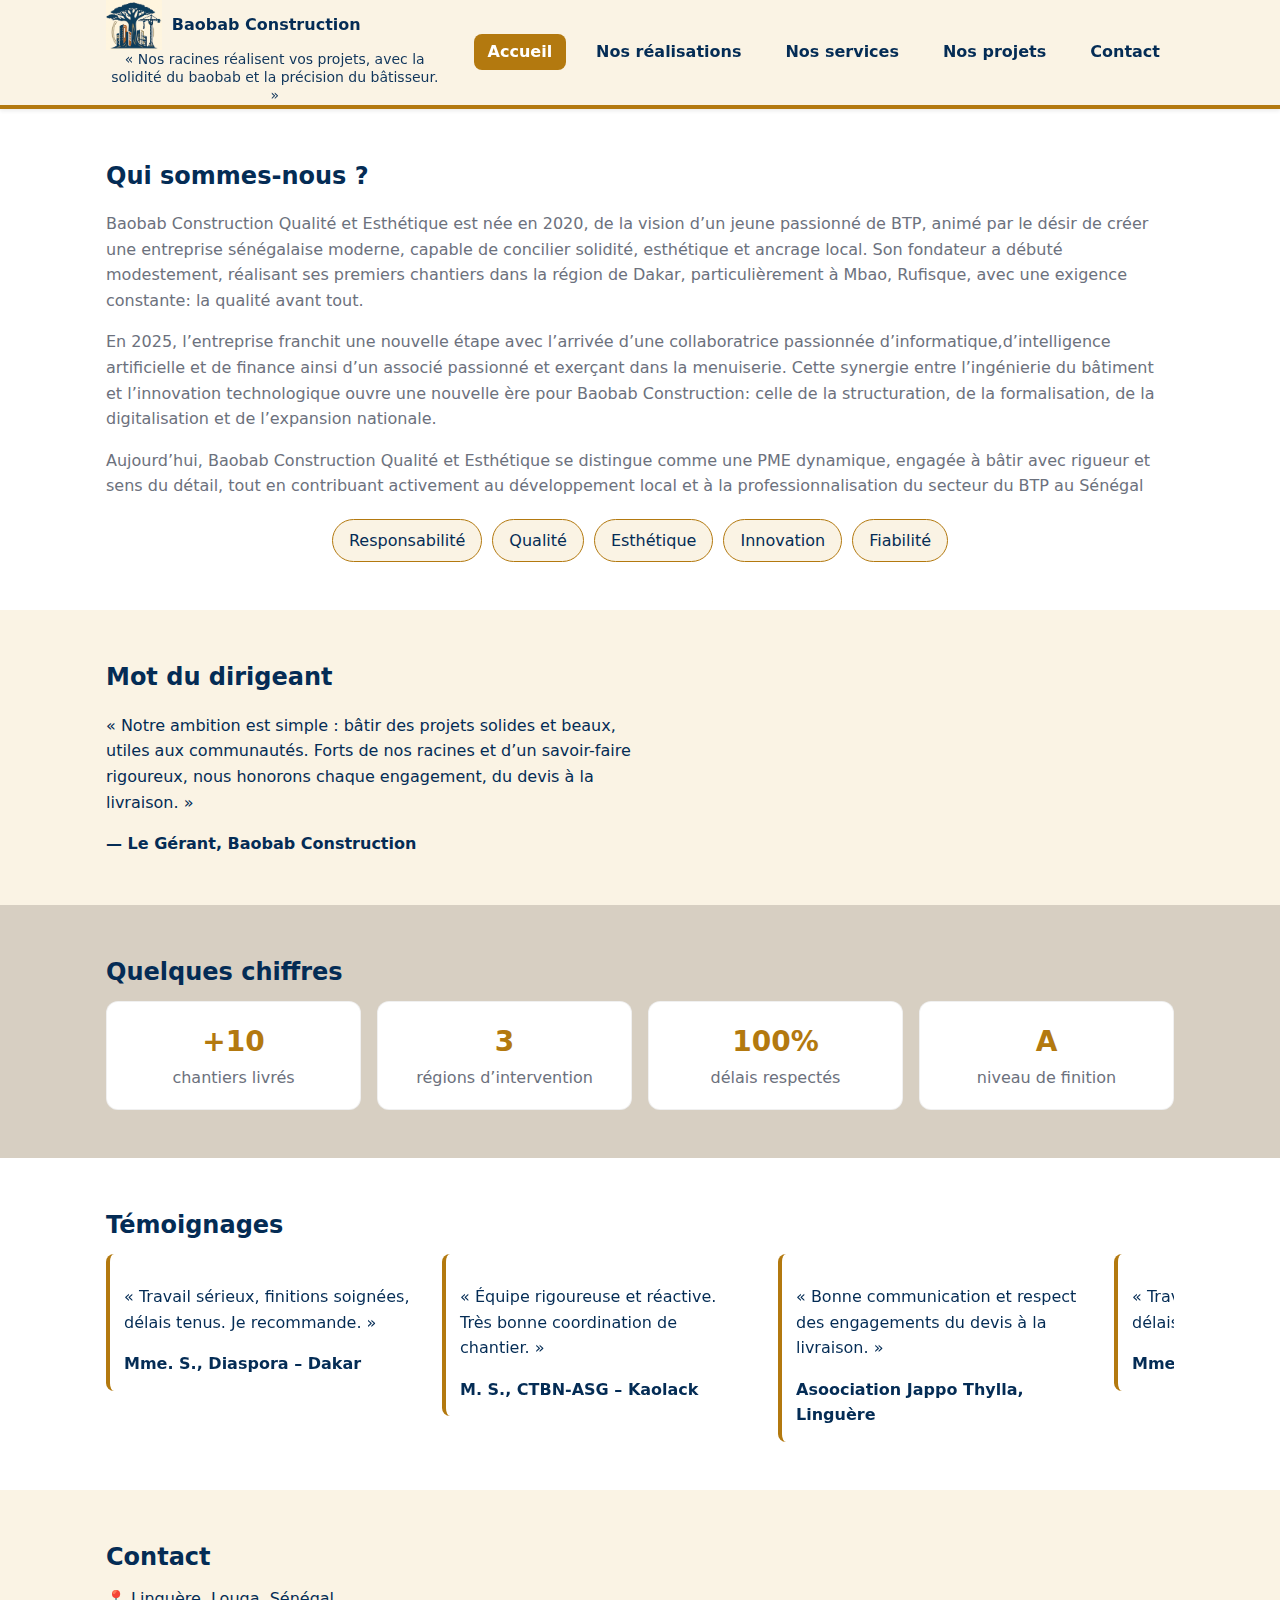
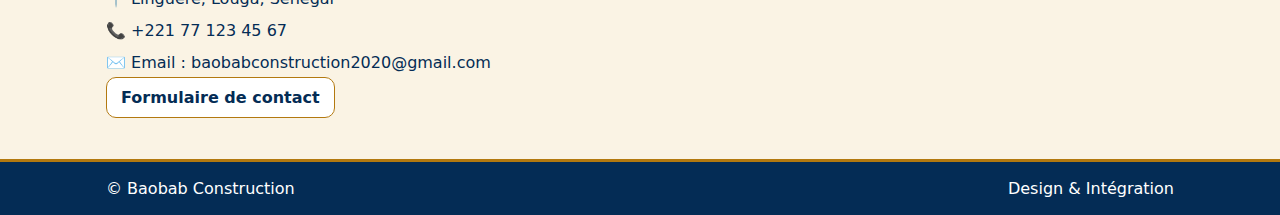
<file: index.html>
<!DOCTYPE html>
<html lang="fr">
<head>
  <meta charset="UTF-8" />
  <meta name="viewport" content="width=device-width, initial-scale=1.0"/>
  <title>Baobab Construction – Qualité & Esthétique</title>
  <meta name="description" content="Entreprise BTP basée à Linguère (Louga). Construction, réhabilitation, plans, devis, suivi de chantiers.">
  <link rel="stylesheet" href="assets/css/style.css"/>
  <link rel="stylesheet" href="assets/css/header.css">
<link rel="stylesheet" href="assets/css/footer.css">

</head>
<body>
    <!-- Header injecté -->
    <div id="app-header"></div>
    <main class="main">
      <!-- Présentation société -->
      <section class="section alt">
        <div class="container">
          <h2>Qui sommes-nous ?</h2>
          <p class="lead">Baobab Construction Qualité et Esthétique est née en 2020, de la vision d’un jeune passionné de BTP, 
            animé par le désir de créer une entreprise sénégalaise moderne, capable de concilier solidité, esthétique et ancrage local.
            Son fondateur a débuté modestement, réalisant ses premiers chantiers dans la région de Dakar, particulièrement à Mbao, 
            Rufisque, avec une exigence constante: la qualité avant tout.</p>
          <p class="lead">En 2025, l’entreprise franchit une nouvelle étape avec l’arrivée d’une collaboratrice passionnée 
            d’informatique,d’intelligence artificielle et de finance ainsi d’un associé passionné et exerçant dans la menuiserie.
            Cette synergie entre l’ingénierie du bâtiment et l’innovation technologique ouvre une nouvelle ère pour Baobab Construction:
            celle de la structuration, de la formalisation, de la digitalisation et de l’expansion nationale.</p>
          <p class="lead">Aujourd’hui, Baobab Construction Qualité et Esthétique se distingue comme une PME dynamique, engagée à bâtir
            avec rigueur et sens du détail, tout en contribuant activement au développement local et à la professionnalisation du 
            secteur du BTP au Sénégal</p>
        </div>
        <div class="valeurs">
              <a class="btn">Responsabilité</a>
              <a class="btn">Qualité</a>
              <a class="btn">Esthétique</a>
              <a class="btn">Innovation</a>
              <a class="btn">Fiabilité</a>
        </div>
      </section>

      <!-- Mot du dirigeant -->
      <section class="section">
        <div class="container grid cols-2">
          <div class="word_lead">
            <h2>Mot du dirigeant</h2>
            <p>« Notre ambition est simple : bâtir des projets solides et beaux, utiles aux communautés. 
              Forts de nos racines et d’un savoir-faire rigoureux, nous honorons chaque engagement, du devis à la livraison. »</p>
            <p class="m0"><strong>— Le Gérant, Baobab Construction</strong></p>
          </div>
        </div>
      </section>

      <!-- Statistiques -->
      <section class="section neutral">
        <div class="container">
          <h2>Quelques chiffres</h2>
          <div class="stats">
            <div class="stat"><div class="v">+10</div><div class="k">chantiers livrés</div></div>
            <div class="stat"><div class="v">3</div><div class="k">régions d’intervention</div></div>
            <div class="stat"><div class="v">100%</div><div class="k">délais respectés</div></div>
            <div class="stat"><div class="v">A</div><div class="k">niveau de finition</div></div>
          </div>
        </div>
      </section>

      <!-- Témoignages -->
    <section class="section alt">
      <div class="container">
        <h2>Témoignages</h2>

        <div class="testi-marquee" aria-label="Témoignages défilants">
          <div class="testi-track" id="testiTrack">
            <div class="testi-item">
              <div class="quote">
                <p>« Travail sérieux, finitions soignées, délais tenus. Je recommande. »</p>
                <div class="name">Mme. S., Diaspora – Dakar</div>
              </div>
            </div>

            <div class="testi-item">
              <div class="quote">
                <p>« Équipe rigoureuse et réactive. Très bonne coordination de chantier. »</p>
                <div class="name">M. S., CTBN-ASG – Kaolack</div>
              </div>
            </div>

            <div class="testi-item">
              <div class="quote">
                <p>« Bonne communication et respect des engagements du devis à la livraison. »</p>
                <div class="name">Asoociation Jappo Thylla, Linguère</div>
              </div>
            </div>
            <div class="testi-item">
              <div class="quote">
                <p>« Travail sérieux, finitions soignées, délais tenus. Je recommande. »</p>
                <div class="name">Mme. S., Diaspora – Dakar</div>
              </div>
            </div>

            <div class="testi-item">
              <div class="quote">
                <p>« Équipe rigoureuse et réactive. Très bonne coordination de chantier. »</p>
                <div class="name">M. S., CTBN-ASG – Kaolack</div>
              </div>
            </div>

            <div class="testi-item">
              <div class="quote">
                <p>« Bonne communication et respect des engagements du devis à la livraison. »</p>
                <div class="name">Asoociation Jappo Thylla, Linguère</div>
              </div>
            </div>
          </div>
        </div>
      </div>
    </section>


      <!-- Contact court -->
      <section class="section">
        <div class="container">
          <h2>Contact</h2>
          <ul class="list">
            <li>📍 Linguère, Louga, Sénégal</li>
            <li>📞 +221 77 123 45 67</li>
            <li>✉️ Email : baobabconstruction2020@gmail.com</li>
          </ul>
          <div class="actions" style="margin-top:10px">
            <a class="btn" href="contact.html">Formulaire de contact</a>
          </div>
        </div>
      </section>
    </main>

   <!-- Footer injecté -->
<div id="app-footer"></div>

<script src="assets/js/main.js"></script>
<script src="assets/js/header.js"></script>
<script src="assets/js/inject.js"></script>
<script>

</script>
</body>
</html>
</file>
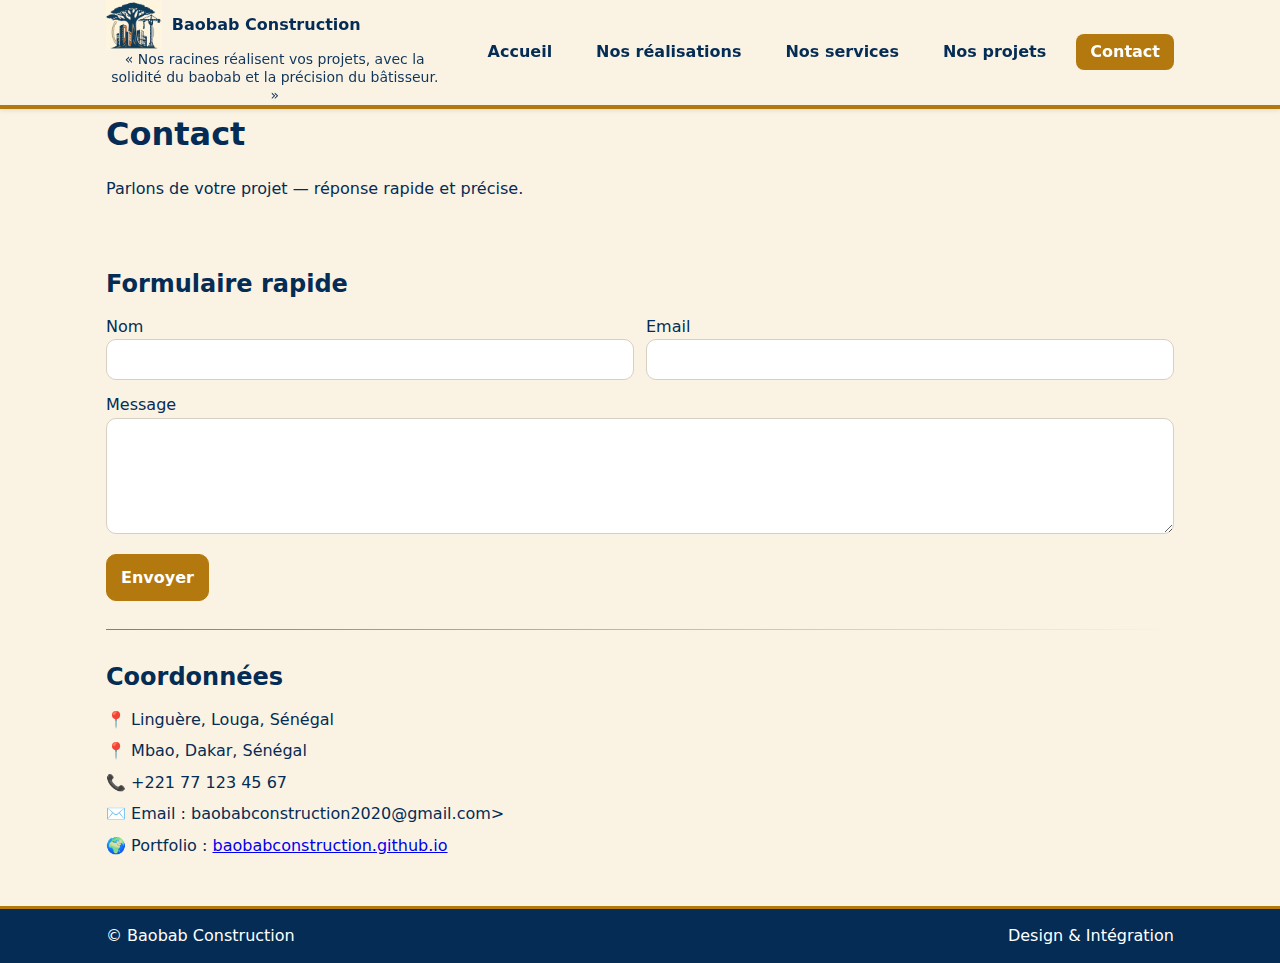
<file: contact.html>
<!DOCTYPE html>
<html lang="fr">
<head>
  <meta charset="UTF-8" />
  <meta name="viewport" content="width=device-width, initial-scale=1.0"/>
  <title>Contact – Baobab Construction</title>
  <link rel="stylesheet" href="assets/css/style.css"/>
  <link rel="stylesheet" href="assets/css/header.css">
  <link rel="stylesheet" href="assets/css/footer.css">

</head>
<body>
  <!-- Header injecté -->
  <div id="app-header"></div>
  <section class="hero"><div class="container"><h1 class="m0">Contact</h1><p>Parlons de votre projet — réponse rapide et précise.</p></div></section>

  <main>
    <section class="section">
      <div class="container">
        <h2>Formulaire rapide</h2>
        <form method="post" action="#">
          <div class="row">
            <div><label>Nom<br><input type="text" name="name"></label></div>
            <div><label>Email<br><input type="email" name="email"></label></div>
          </div>
          <div style="margin-top:12px"><label>Message<br><textarea name="message" rows="6"></textarea></label></div>
          <div class="actions" style="margin-top:12px">
            <button class="btn btn-submit primary">Envoyer</button>
          </div>
        </form>

        <div class="sep" style="margin:28px 0"></div>

        <h2>Coordonnées</h2>
        <ul class="list">
          <li>📍 Linguère, Louga, Sénégal</li>
          <li>📍 Mbao, Dakar, Sénégal</li>
          <li>📞 +221 77 123 45 67</li>
          <li>✉️ Email : baobabconstruction2020@gmail.com>
          <li>🌍 Portfolio : <a href="https://baobabconstruction.github.io" target="_blank">baobabconstruction.github.io</a></li>
        </ul>
      </div>
    </section>
  </main>
  <!-- Footer injecté -->
  <div id="app-footer"></div>

  <script src="assets/js/main.js"></script>
  <script src="assets/js/header.js"></script>
  <script src="assets/js/inject.js"></script>
</body>
</html>
</file>
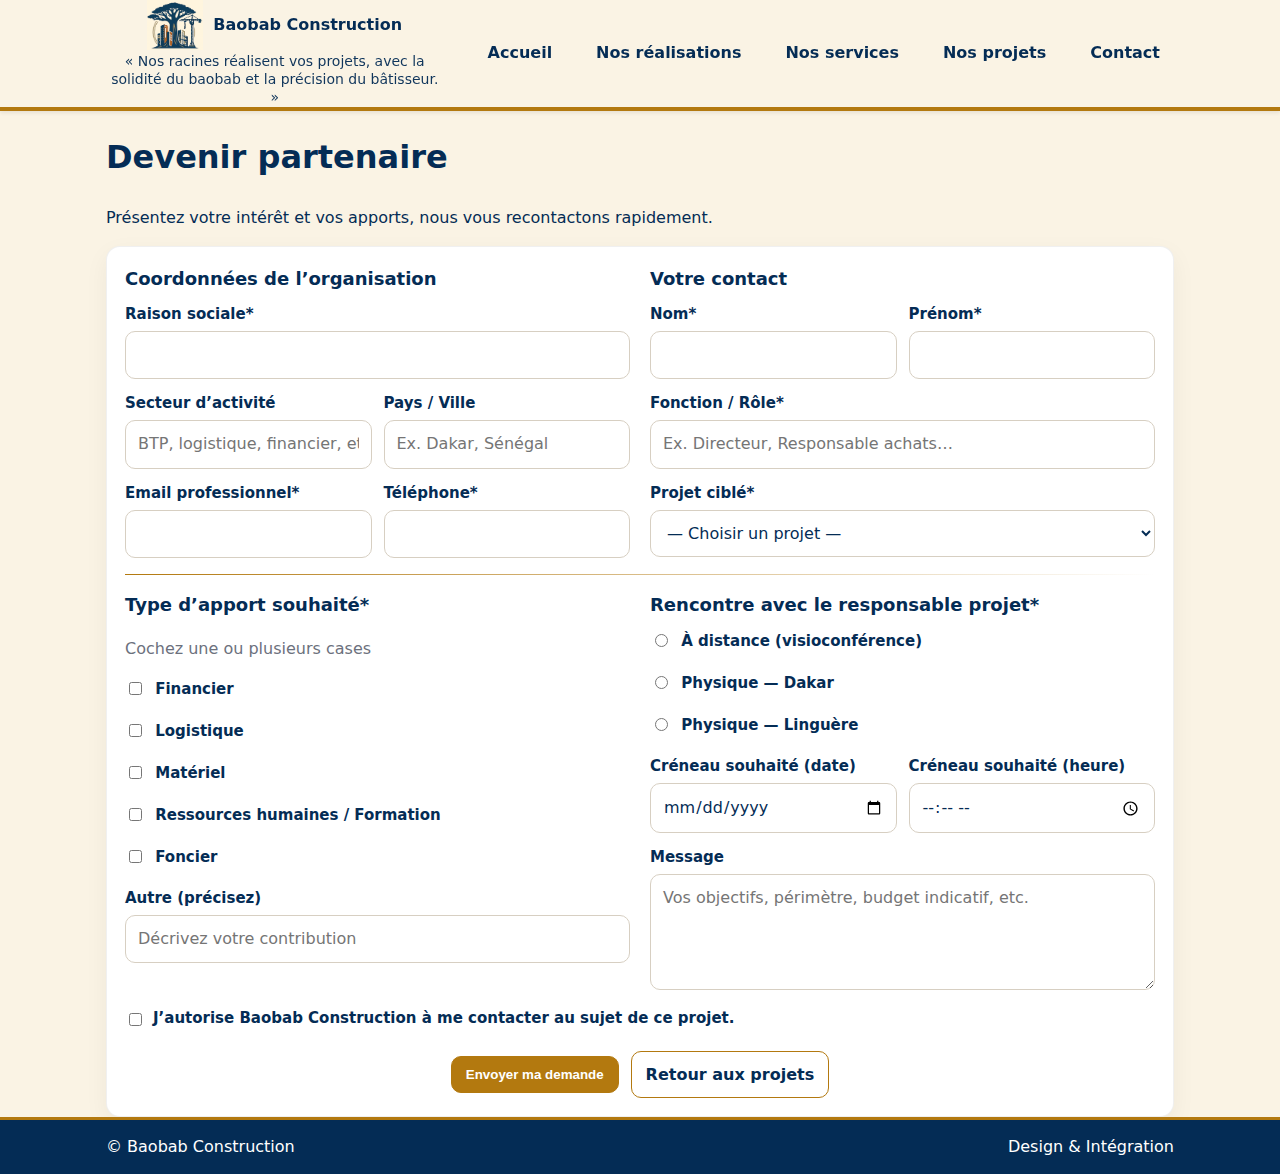
<file: partenariat.html>
<!DOCTYPE html>
<html lang="fr">
<head>
  <meta charset="UTF-8" />
  <meta name="viewport" content="width=device-width, initial-scale=1.0"/>
  <title>Devenir partenaire – Baobab Construction</title>
  <link rel="stylesheet" href="assets/css/partenariat.css"/>
  <link rel="stylesheet" href="assets/css/header.css">
  <link rel="stylesheet" href="assets/css/footer.css">

</head>
<body>
<!-- Header injecté -->
<div id="app-header"></div>

<main class="main">
  <section class="hero hero--thin">
    <div class="container">
      <h1 class="m0" id="form-title">Devenir partenaire</h1>
      <p class="lead" id="form-subtitle">Présentez votre intérêt et vos apports, nous vous recontactons rapidement.</p>
    </div>
  </section>

  <section class="section">
    <div class="container">
      <form id="partner-form" class="card" style="padding:18px;">
        <!-- Contexte caché (remplis par URL) -->
        <input type="hidden" name="demande_type" id="demande_type" value="">
        <input type="hidden" name="source_page" value="partenariat.html">

        <div class="grid cols-2">
          <div>
            <h3 class="m0">Coordonnées de l’organisation</h3>
            <ul class="list">
              <li>
                <label>Raison sociale*</label>
                <input type="text" name="raison_sociale" required>
              </li>
              <li class="grid cols-2">
                <div>
                  <label>Secteur d’activité</label>
                  <input type="text" name="secteur" placeholder="BTP, logistique, financier, etc.">
                </div>
                <div>
                  <label>Pays / Ville</label>
                  <input type="text" name="localisation" placeholder="Ex. Dakar, Sénégal">
                </div>
              </li>
              <li class="grid cols-2">
                <div>
                  <label>Email professionnel*</label>
                  <input type="email" name="email" required>
                </div>
                <div>
                  <label>Téléphone*</label>
                  <input type="tel" name="telephone" required>
                </div>
              </li>
            </ul>
          </div>

          <div>
            <h3 class="m0">Votre contact</h3>
            <ul class="list">
              <li class="grid cols-2">
                <div>
                  <label>Nom*</label>
                  <input type="text" name="nom" required>
                </div>
                <div>
                  <label>Prénom*</label>
                  <input type="text" name="prenom" required>
                </div>
              </li>
              <li>
                <label>Fonction / Rôle*</label>
                <input type="text" name="fonction" required placeholder="Ex. Directeur, Responsable achats…">
              </li>
              <li>
                <label>Projet ciblé*</label>
                <select name="projet" id="projet" required>
                  <option value="">— Choisir un projet —</option>
                  <option value="distribution">Centre de distribution de matériaux – Djolof</option>
                  <option value="poles">Pôles internes : menuiserie, plomberie, électricité</option>
                  <option value="immobilier">Cellule de gestion immobilière</option>
                </select>
              </li>
            </ul>
          </div>
        </div>

        <div class="sep" style="margin:16px 0;"></div>

        <div class="grid cols-2">
          <div>
            <h3 class="m0">Type d’apport souhaité*</h3>
            <p class="m0" style="color:var(--gray)">Cochez une ou plusieurs cases</p>
            <ul class="list">
              <li><label><input type="checkbox" name="apport" value="financier"> Financier</label></li>
              <li><label><input type="checkbox" name="apport" value="logistique"> Logistique</label></li>
              <li><label><input type="checkbox" name="apport" value="materiel"> Matériel</label></li>
              <li><label><input type="checkbox" name="apport" value="rh_formation"> Ressources humaines / Formation</label></li>
              <li><label><input type="checkbox" name="apport" value="foncier"> Foncier</label></li>
              <li>
                <label>Autre (précisez)</label>
                <input type="text" name="apport_autre" placeholder="Décrivez votre contribution">
              </li>
            </ul>
          </div>

          <div>
            <h3 class="m0">Rencontre avec le responsable projet*</h3>
            <ul class="list">
              <li>
                <label><input type="radio" name="rencontre" value="distance" required> À distance (visioconférence)</label>
              </li>
              <li>
                <label><input type="radio" name="rencontre" value="physique_dakar" required> Physique — Dakar</label>
              </li>
              <li>
                <label><input type="radio" name="rencontre" value="physique_linguere" required> Physique — Linguère</label>
              </li>
              <li class="grid cols-2">
                <div>
                  <label>Créneau souhaité (date)</label>
                  <input type="date" name="date_souhaitee">
                </div>
                <div>
                  <label>Créneau souhaité (heure)</label>
                  <input type="time" name="heure_souhaitee">
                </div>
              </li>
              <li>
                <label>Message</label>
                <textarea name="message" rows="4" placeholder="Vos objectifs, périmètre, budget indicatif, etc."></textarea>
              </li>
            </ul>
          </div>
        </div>
        <!-- Bloc autorisation -->
        <div class="consent-block">
          <input type="checkbox" name="consent" id="consent" required>
          <label for="consent">J’autorise Baobab Construction à me contacter au sujet de ce projet.</label>
        </div>

        <!-- Boutons -->
        <div class="actions">
          <button type="submit" class="btn primary btn-submit">Envoyer ma demande</button>
          <a href="projets.html" class="btn">Retour aux projets</a>
        </div>

        <p id="form-success" style="display:none;color:green;margin-top:10px;">Merci, votre demande a bien été enregistrée. Nous revenons vers vous rapidement.</p>
      </form>
    </div>
  </section>
</main>

<!-- Footer injecté -->
<div id="app-footer"></div>

<script src="assets/js/main.js"></script>
<script src="assets/js/header.js"></script>
<script src="assets/js/inject.js"></script>
<script src="assets/js/partenariat.js"></script>

<script>
 </script>
</body>
</html>
</file>
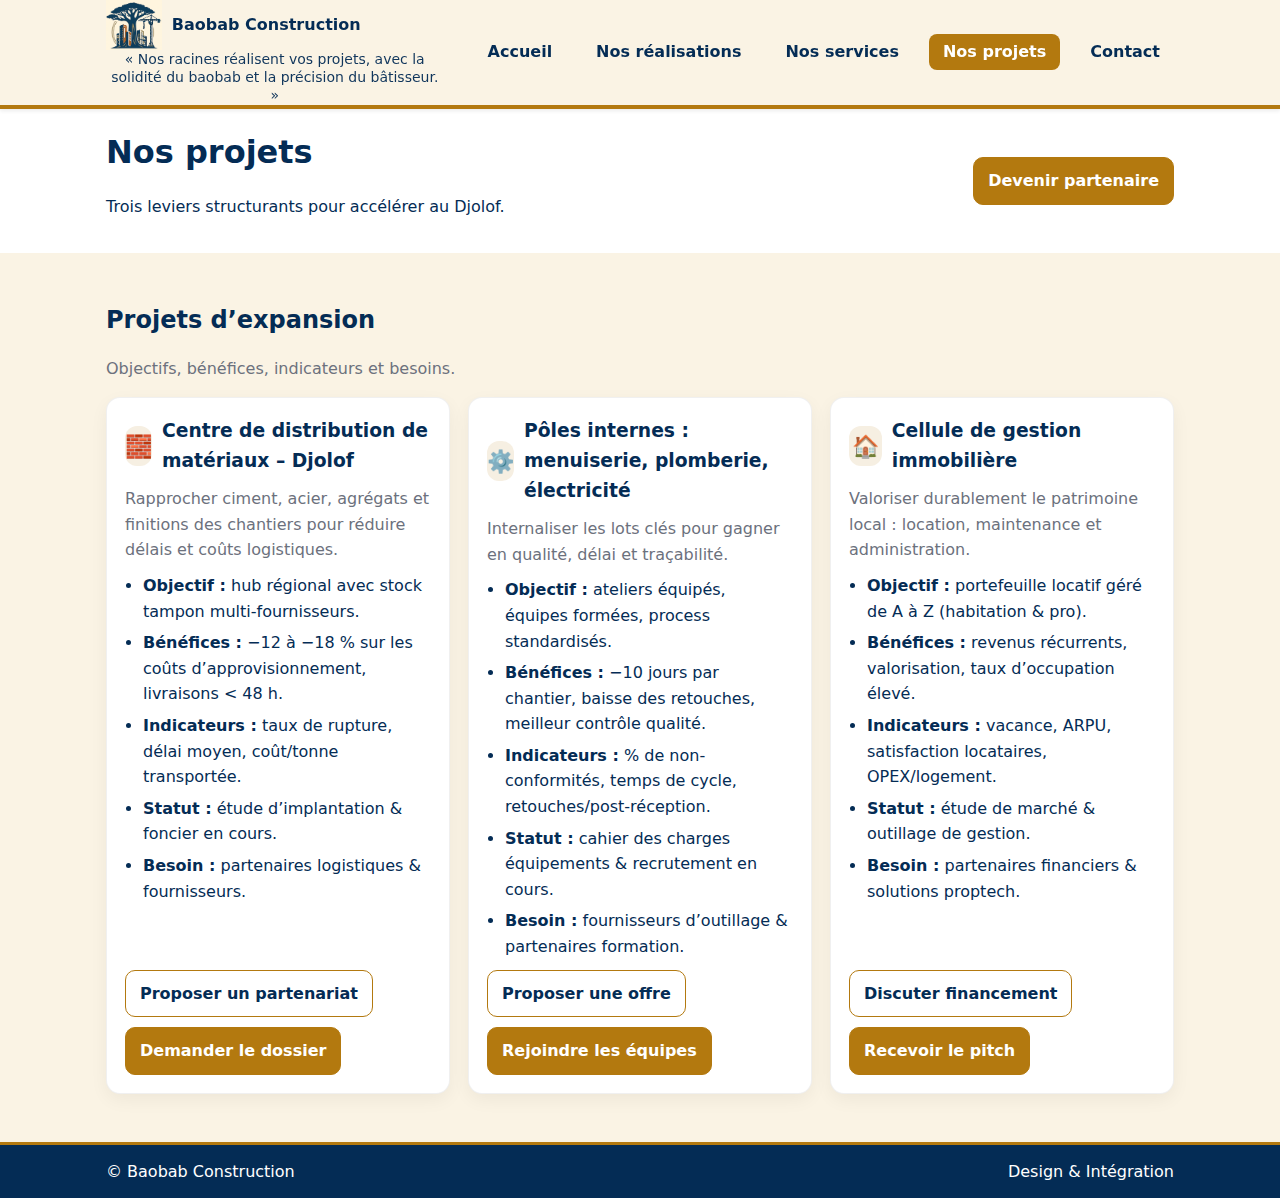
<file: projets.html>
<!DOCTYPE html>
<html lang="fr">
<head>
  <meta charset="UTF-8" />
  <meta name="viewport" content="width=device-width, initial-scale=1.0"/>
  <title>Nos projets – Baobab Construction</title>
  <link rel="stylesheet" href="assets/css/style.css"/>
  <link rel="stylesheet" href="assets/css/header.css">
<link rel="stylesheet" href="assets/css/footer.css">

</head>
<body>

<!-- Header injecté -->
<div id="app-header"></div>
<main class="main">

  <!-- Bandeau -->
  <section class="hero hero--thin">
    <div class="container hero__inner">
      <div>
        <h1 class="m0">Nos projets</h1>
        <p class="lead">Trois leviers structurants pour accélérer au Djolof.</p>
      </div>
      <a class="btn primary" href="partenariat.html">Devenir partenaire</a>
    </div>
  </section>

  <!-- Projets d’expansion (les 3 ci-dessous) -->
  <section class="section">
    <div class="container">
      <h2 class="m0">Projets d’expansion</h2>
      <p class="lead">Objectifs, bénéfices, indicateurs et besoins.</p>

      <div class="expansion-grid">

        <!-- 1) Centre de distribution -->
        <article class="xp-card">
          <div class="xp-head">
            <div class="xp-ic">🧱</div>
            <h3 class="m0">Centre de distribution de matériaux – Djolof</h3>
          </div>
          <p class="xp-intro">
            Rapprocher ciment, acier, agrégats et finitions des chantiers pour réduire délais et coûts logistiques.
          </p>
          <ul class="xp-list">
            <li><strong>Objectif :</strong> hub régional avec stock tampon multi-fournisseurs.</li>
            <li><strong>Bénéfices :</strong> −12 à −18&nbsp;% sur les coûts d’approvisionnement, livraisons &lt; 48&nbsp;h.</li>
            <li><strong>Indicateurs :</strong> taux de rupture, délai moyen, coût/tonne transportée.</li>
            <li><strong>Statut :</strong> étude d’implantation & foncier en cours.</li>
            <li><strong>Besoin :</strong> partenaires logistiques & fournisseurs.</li>
          </ul>
          <div class="xp-cta">
            <a class="btn" href="contact.html">Proposer un partenariat</a>
            <a class="btn primary" href="contact.html">Demander le dossier</a>
          </div>
        </article>

        <!-- 2) Trois pôles techniques -->
        <article class="xp-card">
          <div class="xp-head">
            <div class="xp-ic">⚙️</div>
            <h3 class="m0">Pôles internes : menuiserie, plomberie, électricité</h3>
          </div>
          <p class="xp-intro">
            Internaliser les lots clés pour gagner en qualité, délai et traçabilité.
          </p>
          <ul class="xp-list">
            <li><strong>Objectif :</strong> ateliers équipés, équipes formées, process standardisés.</li>
            <li><strong>Bénéfices :</strong> −10 jours par chantier, baisse des retouches, meilleur contrôle qualité.</li>
            <li><strong>Indicateurs :</strong> % de non-conformités, temps de cycle, retouches/post-réception.</li>
            <li><strong>Statut :</strong> cahier des charges équipements & recrutement en cours.</li>
            <li><strong>Besoin :</strong> fournisseurs d’outillage & partenaires formation.</li>
          </ul>
          <div class="xp-cta">
            <a class="btn" href="contact.html">Proposer une offre</a>
            <a class="btn primary" href="contact.html">Rejoindre les équipes</a>
          </div>
        </article>

        <!-- 3) Cellule de gestion immobilière -->
        <article class="xp-card">
          <div class="xp-head">
            <div class="xp-ic">🏠</div>
            <h3 class="m0">Cellule de gestion immobilière</h3>
          </div>
          <p class="xp-intro">
            Valoriser durablement le patrimoine local : location, maintenance et administration.
          </p>
          <ul class="xp-list">
            <li><strong>Objectif :</strong> portefeuille locatif géré de A à Z (habitation & pro).</li>
            <li><strong>Bénéfices :</strong> revenus récurrents, valorisation, taux d’occupation élevé.</li>
            <li><strong>Indicateurs :</strong> vacance, ARPU, satisfaction locataires, OPEX/logement.</li>
            <li><strong>Statut :</strong> étude de marché & outillage de gestion.</li>
            <li><strong>Besoin :</strong> partenaires financiers & solutions proptech.</li>
          </ul>
          <div class="xp-cta">
            <a class="btn" href="contact.html">Discuter financement</a>
            <a class="btn primary" href="contact.html">Recevoir le pitch</a>
          </div>
        </article>

      </div>
    </div>
  </section>

</main>


<!-- Footer injecté -->
<div id="app-footer"></div>

<script src="assets/js/main.js"></script>
<script src="assets/js/header.js"></script>
<script src="assets/js/inject.js"></script>
</body>
</html>
</file>
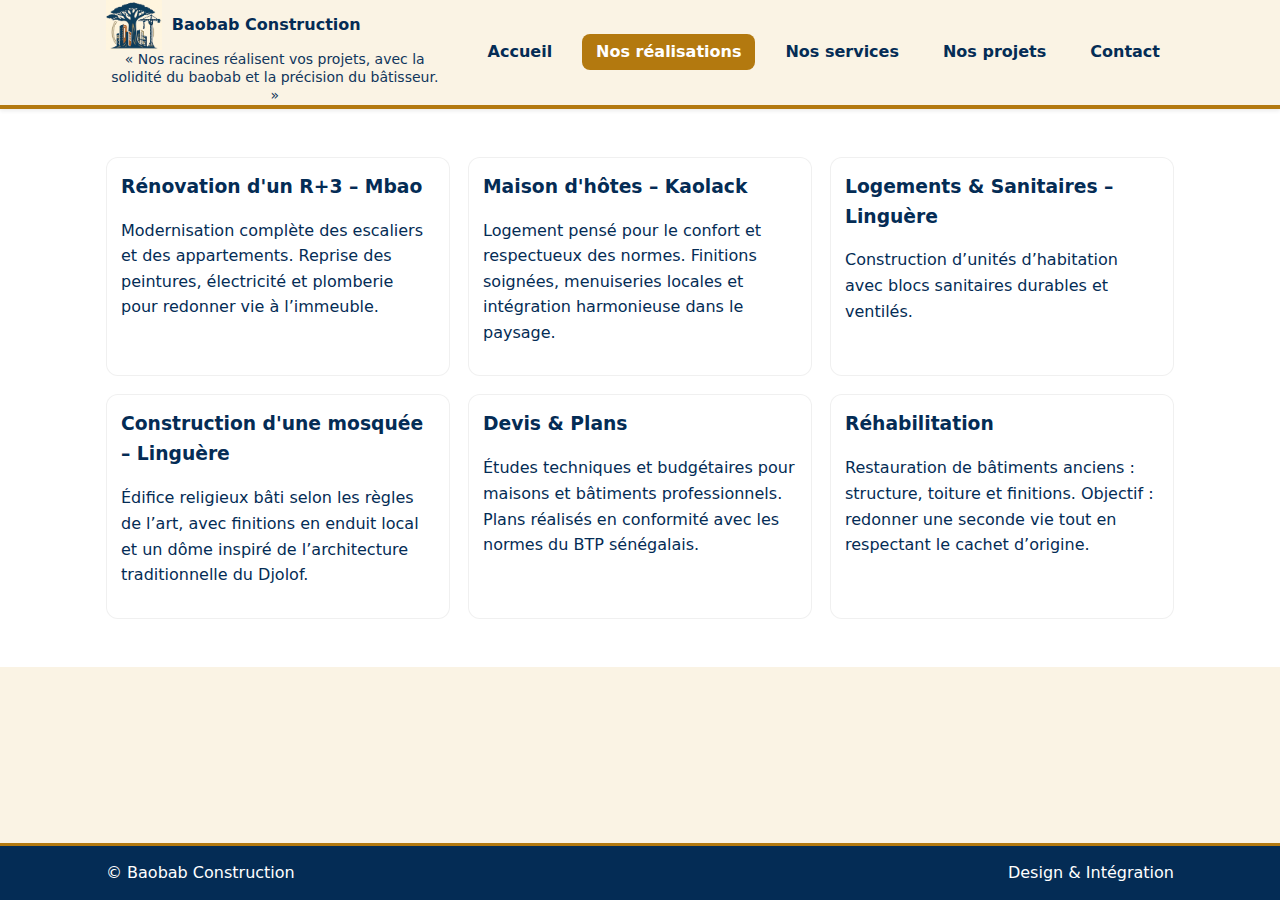
<file: realisations.html>
<!DOCTYPE html>
<html lang="fr">
<head>
  <meta charset="UTF-8" />
  <meta name="viewport" content="width=device-width, initial-scale=1.0"/>
  <title>Nos réalisations – Baobab Construction</title>
  <link rel="stylesheet" href="assets/css/style.css"/>
  <link rel="stylesheet" href="assets/css/header.css">
<link rel="stylesheet" href="assets/css/footer.css">

</head>
<body>

<!-- Header injecté -->
<div id="app-header"></div>
<main>
  <section class="section alt">
    <div class="container grid cols-3">

      <article class="card">
        <!--<img src="images/projets/projet1.jpg" alt="Complexe résidentiel – Dakar">-->
        <div class="p">
          <h3 class="m0">Rénovation d'un R+3 – Mbao</h3>
          <p>Modernisation complète des escaliers et des appartements. Reprise des peintures, électricité et plomberie pour redonner vie à l’immeuble.</p>
        </div>
      </article>

      <article class="card">
        <!--<img src="images/projets/projet2.jpg" alt="Maison d'hôtes – Kaolack">-->
        <div class="p">
          <h3 class="m0">Maison d'hôtes – Kaolack</h3>
          <p>Logement pensé pour le confort et respectueux des normes. Finitions soignées, menuiseries locales et intégration harmonieuse dans le paysage.</p>
        </div>
      </article>

      <article class="card">
        <!--<img src="images/projets/projet3.jpg" alt="Logements & Sanitaires – Linguère">-->
        <div class="p">
          <h3 class="m0">Logements & Sanitaires – Linguère</h3>
          <p>Construction d’unités d’habitation avec blocs sanitaires durables et ventilés.</p>
        </div>
      </article>

      <article class="card">
        <!--<img src="images/projets/projet4.jpg" alt="Construction d'une mosquée – Linguère">-->
        <div class="p">
          <h3 class="m0">Construction d'une mosquée – Linguère</h3>
          <p>Édifice religieux bâti selon les règles de l’art, avec finitions en enduit local et un dôme inspiré de l’architecture traditionnelle du Djolof.</p>
        </div>
      </article>

      <article class="card">
        <!--<img src="images/projets/projet5.jpg" alt="Devis & Plans">-->
        <div class="p">
          <h3 class="m0">Devis & Plans</h3>
          <p>Études techniques et budgétaires pour maisons et bâtiments professionnels. Plans réalisés en conformité avec les normes du BTP sénégalais.</p>
        </div>
      </article>

      <article class="card">
        <!--<img src="images/projets/projet6.jpg" alt="Réhabilitation – Dakar">-->
        <div class="p">
          <h3 class="m0">Réhabilitation</h3>
          <p>Restauration de bâtiments anciens : structure, toiture et finitions. Objectif : redonner une seconde vie tout en respectant le cachet d’origine.</p>
        </div>
      </article>

    </div>
  </section>
</main>

<!-- Footer injecté -->
<div id="app-footer"></div>

<script src="assets/js/main.js"></script>
<script src="assets/js/header.js"></script>
<script src="assets/js/inject.js"></script>
</body>
</html>
</file>
<file: assets/css/style.css>
/* =======================================================
   1. VARIABLES GLOBALES & PALETTE
   ======================================================= */
:root{
  --beige:#FAF3E4;   /* background principal */
  --navy:#042C55;    /* texte & titres */
  --gold:#B3790F;    /* accents et séparateurs */
  --neutral:#D7CFC2; /* éléments subtils */
  --gray:#6C717D;    /* texte secondaire / icônes */
  --max:1100px;      /* largeur max du contenu */
}


/* =======================================================
   2. RESET DE BASE + STRUCTURE GLOBALE
   ======================================================= */
*{ box-sizing:border-box; }
html,body{ height:100%; margin:0; padding:0; }

body{
  display:flex;
  flex-direction:column;           /* permet le footer collant */
  min-height:100vh;
  font-family: system-ui,-apple-system,Segoe UI,Roboto,Ubuntu,"Helvetica Neue",Arial;
  background:var(--beige);
  color:var(--navy);
  line-height:1.6;
}

img,video{ max-width:100%; height:auto; display:block; }

main, .main{ flex:1; }              /* espace principal extensible */
.site-footer{ margin-top:auto; }    /* footer collé en bas */


/* =======================================================
   3. CONTAINERS & UTILITAIRES
   ======================================================= */
.container{ max-width:var(--max); margin:0 auto; padding:0 16px; }

.sep{ height:1px; background:linear-gradient(90deg,var(--gold),transparent); }
.m0{ margin:0; }


/* =======================================================
   4. BOUTONS GÉNÉRIQUES
   ======================================================= */
.btn{
  border:1px solid var(--gold);
  color:var(--navy);
  background:#fff;
  padding:10px 14px;
  border-radius:10px;
  text-decoration:none;
  font-weight:600;
}
.btn.primary{ background:var(--gold); color:#fff; }


/* =======================================================
   5. SECTIONS & BLOCS GÉNÉRIQUES
   ======================================================= */
.section{ padding:48px 0; overflow-wrap:anywhere; }
.section.alt{ background:#fff; }
.section.neutral{ background:var(--neutral); }
.section h2{ margin:0 0 10px 0; }
.section .lead{ color:var(--gray); }

/* Sous-section : valeurs */
.valeurs{
  display:flex;
  flex-wrap:wrap;
  justify-content:center;
  gap:10px;
  margin-top:20px;
}
.valeurs .btn{
  padding:8px 16px;
  border:1px solid var(--gold);
  border-radius:25px;
  background-color:var(--beige);
  text-align:center;
  font-weight:500;
  cursor:default;
}


/* =======================================================
   6. GRILLES & DISPOSITIONS
   ======================================================= */
.grid{ display:grid; gap:18px; }
.grid.cols-2{ grid-template-columns:repeat(2,1fr); }
.grid.cols-3{ grid-template-columns:repeat(3,1fr); }
@media (max-width:900px){
  .grid.cols-2, .grid.cols-3{ grid-template-columns:1fr; }
}


/* =======================================================
   7. CARTES & ÉLÉMENTS VISUELS
   ======================================================= */
.card{
  background:#fff;
  border:1px solid rgba(0,0,0,.06);
  border-radius:12px;
  overflow:hidden;
}
.card img{ width:100%; display:block; }
.card .p{ padding:14px; }


/* =======================================================
   8. STATISTIQUES
   ======================================================= */
.stats{ display:grid; gap:16px; grid-template-columns:repeat(4,1fr); }
@media (max-width:900px){ .stats{ grid-template-columns:repeat(2,1fr); } }

.stat{
  background:#fff;
  border:1px solid rgba(0,0,0,.06);
  border-radius:12px;
  padding:18px;
  text-align:center;
}
.stat .v{ font-size:28px; font-weight:800; color:var(--gold); }
.stat .k{ color:var(--gray); }


/* =======================================================
   9. TÉMOIGNAGES
   ======================================================= */
.testi{ display:grid; gap:16px; grid-template-columns:repeat(2,1fr); }
@media (max-width:900px){ .testi{ grid-template-columns:1fr; } }

.quote{
  background:#fff;
  border-left:4px solid var(--gold);
  border-radius:8px;
  padding:14px;
  color:var(--navy);
}
.quote .name{ font-weight:700; color:var(--navy); }

/* Défilement RTL (marquee) */
.testi-marquee{
  overflow:hidden; position:relative;
  --gap:16px;
  --speed:30s;
}
.testi-track{
  display:flex; gap:var(--gap);
  will-change:transform;
  animation:marquee-rtl var(--speed) linear infinite;
}
.testi-marquee:hover .testi-track{ animation-play-state:paused; }
.testi-item{ flex:0 0 320px; max-width:80vw; }

@keyframes marquee-rtl{
  0%   { transform:translateX(0); }
  100% { transform:translateX(-50%); }
}
@media (prefers-reduced-motion: reduce){
  .testi-track{ animation:none; }
}


/* =======================================================
   10. FORMULAIRES & CONTACT
   ======================================================= */
.list{ list-style:none; margin:0; padding:0; display:grid; gap:6px; }

input,textarea{
  width:100%;
  padding:12px;
  border-radius:10px;
  border:1px solid var(--neutral);
  background:#fff;
  color:var(--navy);
}
input:focus,textarea:focus{
  outline:none;
  border-color:var(--gold);
  box-shadow:0 0 0 2px rgba(179,121,15,.15);
}
form .row{ display:grid; gap:12px; grid-template-columns:repeat(2,1fr); }
@media (max-width:900px){ form .row{ grid-template-columns:1fr; } }

button{ all:unset; }
.btn-submit{ cursor:pointer; }

.list input[type="checkbox"],
.list input[type="radio"]{
  accent-color:var(--gold);
}


/* =======================================================
   11. HÉROS & VIDÉOS (services / accueil)
   ======================================================= */
.hero--thin{ padding:18px 0; background:#fff; }
.hero__inner{
  display:flex;
  align-items:center;
  justify-content:space-between;
  gap:16px;
}
@media (max-width:720px){
  .hero__inner{ flex-direction:column; align-items:flex-start; }
}

/* Grille vidéo + panel */
.service-grid{
  display:grid;
  gap:22px;
  grid-template-columns:1.1fr 1fr; /* vidéo un peu plus large */
}
@media (max-width:980px){
  .service-grid{ grid-template-columns:1fr; }
}

/* Bloc vidéo */
.service-video{
  margin:0;
  position:relative;
  border-radius:14px;
  overflow:hidden;
  border:1px solid rgba(0,0,0,.08);
  background:#000;
  box-shadow:0 8px 24px rgba(0,0,0,.06);
}
.service-video video{ width:100%; height:auto; display:block; }
.service-video figcaption{
  position:absolute;
  left:12px; bottom:10px;
  background:rgba(4,44,85,.85);
  color:#fff;
  padding:6px 10px;
  border-radius:8px;
  font-size:12px;
}

/* Panel services */
.service-panel{
  background:#fff;
  border:1px solid rgba(0,0,0,.06);
  border-radius:14px;
  padding:20px;
  box-shadow:0 8px 24px rgba(0,0,0,.05);
}
.service-sub{ color:var(--gray); margin:6px 0 16px; }

.feature-list{
  list-style:none; margin:0; padding:0; display:grid; gap:14px;
}
.feature-list li{
  display:grid;
  grid-template-columns:28px 1fr;
  gap:10px;
  align-items:flex-start;
}
.feature-list .ic{
  width:28px; height:28px; border-radius:50%;
  background:var(--gold);
  display:inline-grid;
  place-items:center;
}
.feature-list .ic::after{
  content:"";
  width:12px; height:7px;
  border:2px solid #fff;
  border-top:none;
  border-right:none;
  transform:rotate(-45deg);
}
.feature-list p{ margin:4px 0 0; color:var(--gray); }

.service-cta{ display:flex; gap:10px; margin-top:16px; flex-wrap:wrap; }


/* =======================================================
   12. OFFRES / CARTES SUPPLÉMENTAIRES
   ======================================================= */
.offer-grid .offer{
  background:#fff;
  border:1px solid rgba(0,0,0,.06);
  border-radius:14px;
  padding:18px;
  box-shadow:0 6px 18px rgba(0,0,0,.05);
}
.offer h3{ margin:0 0 6px; }
.offer p{ margin:0 0 10px; color:var(--gray); }
.offer .mini{
  list-style:none; margin:0; padding:0;
  display:flex; gap:10px; flex-wrap:wrap;
}
.offer .mini li{
  border:1px solid var(--neutral);
  border-radius:20px;
  padding:6px 10px;
  font-size:13px;
  background:#fff;
}


/* =======================================================
   13. PROJETS – PAGE EXPANSION
   ======================================================= */
.expansion-grid{
  display:grid;
  gap:18px;
  grid-template-columns:repeat(3,1fr);
}
@media (max-width:1100px){ .expansion-grid{ grid-template-columns:repeat(2,1fr); } }
@media (max-width:720px){ .expansion-grid{ grid-template-columns:1fr; } }

.xp-card{
  background:#fff;
  border:1px solid rgba(0,0,0,.06);
  border-radius:14px;
  padding:18px;
  box-shadow:0 6px 18px rgba(0,0,0,.05);
  display:flex;
  flex-direction:column;
  gap:10px;
}
.xp-head{ display:flex; align-items:center; gap:10px; }
.xp-ic{
  width:40px; height:40px; border-radius:12px;
  display:grid; place-items:center; font-size:22px;
  background:rgba(179,121,15,.12);
  color:var(--navy);
}
.xp-intro{ margin:0; color:var(--gray); }
.xp-list{ margin:0; padding-left:18px; display:grid; gap:6px; }
.xp-list li{ margin:0; }
.xp-cta{ display:flex; gap:10px; margin-top:auto; flex-wrap:wrap; }
</file>
<file: assets/css/header.css>
/* =============================== */
/* HEADER réutilisable             */
/* =============================== */

.site-header{
  background:var(--beige);
  color:var(--navy);
  border-bottom:4px solid var(--gold);
  position:sticky; top:0; z-index:10;
  box-shadow:0 2px 4px rgba(0,0,0,.08);
  padding:0 24px;
}

.nav{ display:flex; align-items:center; justify-content:space-between; min-height:90px; gap:30px; }

/* Slogan (desktop) */
.slogan-header{
  margin-top:0; font-size:14px; line-height:1.3; color:var(--navy);
  text-align:center; opacity:.95; max-width:420px;
}

/* Brand */
.brand{ display:flex; align-items:center; gap:10px; text-decoration:none; color:var(--navy); white-space:nowrap; }
.brand img{ height:50px; }
.brand .title{ margin:0; font-weight:700; }

/* Menu desktop */
.menu{ display:flex; justify-content:flex-end; align-items:center; gap:16px; flex-wrap:nowrap; }
.menu a{
  display:inline-block; font-weight:600; line-height:1; padding:10px 14px;
  border-radius:8px; color:var(--navy); text-decoration:none; transition:background .15s, color .15s;
  white-space:nowrap;
}
.menu a:hover{ background:var(--neutral); }
.menu a.active{ background:var(--gold); color:#fff; }

/* Hamburger */
.menu-toggle{
  display:none; border:1px solid var(--gold); background:#fff; color:var(--navy);
  border-radius:10px; padding:10px 12px; font-weight:700; line-height:1; cursor:pointer;
}

/* Breakpoints: mobile & tablette portrait */
@media (max-width:900px), (max-width:1200px) and (orientation:portrait){
  .slogan-header{ display:none; }
  .nav{ position:relative; gap:10px; }
  .menu-toggle{ display:inline-flex; align-items:center; gap:8px; }

  .menu{
    position:absolute; top:100%; right:8px; left:8px; display:none;
    flex-direction:column; align-items:stretch; gap:6px; padding:8px;
    background:var(--beige); border:1px solid var(--neutral); border-top:0; border-radius:12px;
    box-shadow:0 10px 24px rgba(0,0,0,.08); z-index:20;
  }
  .menu a{ width:100%; text-align:left; padding:12px; }
  body.nav-open .menu{ display:flex; }
}
</file>
<file: assets/css/footer.css>
/* ============== */
/*     FOOTER     */
/* ============== */

.site-footer{
  border-top:3px solid var(--gold);
  background:var(--navy);
  color:#fff;
  padding:14px 0;        /* même densité que ta capture */
}
.footer-inner{
  display:flex;
  justify-content:space-between;   /* gauche / droite */
  align-items:center;
  gap:12px;
  flex-wrap:nowrap;                /* évite le retour à la ligne */
}
.site-footer a{ color:#fff; text-decoration:underline; }

/* Si l’écran est vraiment étroit, on autorise le wrap
   mais on garde l’alignement gauche/droite autant que possible */
@media (max-width: 360px){
  .footer-inner{ flex-wrap:wrap; row-gap:6px; }
  .footer-left, .footer-right{ flex:1 1 100%; }
  .footer-left{ text-align:left; }
  .footer-right{ text-align:right; }
}
</file>
<file: assets/css/partenariat.css>
/* ===================== */
/*  PALETTE & VARIABLES  */
/* ===================== */
:root{
  --beige:#FAF3E4;   /* background */
  --navy:#042C55;    /* text & headers */
  --gold:#B3790F;    /* highlights & separators */
  --neutral:#D7CFC2; /* subtle details */
  --gray:#6C717D;    /* secondary text/icons */
  --max:1100px;
}


/* ============ */
/*  RESET BASE  */
/* ============ */
*{ box-sizing:border-box; }
html,body{ height:100%; margin:0; padding:0; }
body{
  display:flex;
  flex-direction:column;  /* pour pousser le footer en bas */
  min-height:100vh;
  font-family: system-ui,-apple-system,Segoe UI,Roboto,Ubuntu,"Helvetica Neue",Arial;
  background:var(--beige);
  color:var(--navy);
  line-height:1.6;
}
img,video{ max-width:100%; height:auto; display:block; }

/* zone de contenu (autour de tes sections) */
.main{ flex:1; } /* occupe l’espace restant pour coller le footer en bas */


/* ============== */
/*    CONTAINER   */
/* ============== */
.container{ max-width:var(--max); margin:0 auto; padding:0 16px; }


/* ============== */
/*     HEADER     */
/* ============== */
.header{
  background:var(--beige);
  color:var(--navy);
  border-bottom:4px solid var(--gold);
  position:sticky;
  top:0;
  z-index:10;
  box-shadow:0 2px 4px rgba(0,0,0,.08);
  padding:0 24px;              /* marge légère sur les bords */
}

/* conteneur interne du header */
.nav{
  display:flex;
  align-items:center;
  justify-content:space-between;
  min-height:90px;
  gap:30px;
  flex-wrap:nowrap;            /* évite le retour à la ligne en grand écran */
}

/* Bloc gauche : logo + nom + slogan centré */
.nav-left{
  display:flex;
  flex-direction:column;
  align-items:center;
  gap:2px;
}
.brand{
  display:flex;
  align-items:center;
  gap:10px;
  text-decoration:none;
  color:var(--navy);
  white-space:nowrap;
}
.brand img{ height:50px; }
.brand .title{ margin:0; line-height:1.1; color:var(--navy); }
.title{ font-weight:bold; }

/* slogan sous le titre */
.slogan-header{
  margin-top:0;
  font-size:14px;
  line-height:1.3;
  color:var(--navy);
  text-align:center;
  opacity:.95;
  max-width:420px;
}

/* Menu à droite */
.menu{
  display:flex;
  justify-content:flex-end;
  align-items:center;
  gap:16px;
  flex-wrap:nowrap;
}
.menu a{
  display:inline-block;
  font-weight:600;
  line-height:1;
  padding:10px 14px;
  border-radius:8px;
  color:var(--navy);
  text-decoration:none;
  background:transparent;
  transition: background .15s ease-in-out, color .15s;
  white-space:nowrap;
}
.menu a:hover{ background:var(--neutral); }
.menu a.active{ background:var(--gold); color:#fff; }

/* ===================== */
/*    RESPONSIVE HEADER  */
/* ===================== */
@media (max-width:980px){
  .nav{ flex-direction:column; align-items:stretch; padding:8px 0; min-height:unset; }
  .nav-left{ align-items:center; }
  .menu{ justify-content:center; gap:10px; padding-top:6px; }
  .menu a{ padding:10px 12px; }
}
@media (max-width:560px){
  .menu{ flex-direction:column; align-items:stretch; }
  .menu a{ width:100%; text-align:center; }
  .slogan-header{ font-size:13px; max-width:100%; }
}

.btn{
  border:1px solid var(--gold); color:var(--navy); background:#fff;
  padding:10px 14px; border-radius:10px; text-decoration:none; font-weight:600;
}
.btn.primary{ background:var(--gold); color:#fff; }


/* Carte du formulaire */
#partner-form {
  background: #fff;
  border: 1px solid rgba(0, 0, 0, .06);
  border-radius: 14px;
  padding: 24px;
  box-shadow: 0 8px 24px rgba(0, 0, 0, .05);
}

/* Grille principale */
#partner-form .grid.cols-2 {
  display: grid;
  grid-template-columns: 1fr 1fr;
  gap: 20px;
  align-items: start;
}

/* Listes de champs */
#partner-form .list {
  list-style: none;
  margin: 0;
  padding: 0;
  display: grid;
  gap: 14px;
}

/* Titres */
#partner-form h3 {
  margin: 0 0 10px 0;
  font-size: 18px;
  font-weight: 700;
  color: var(--navy);
}

/* Labels uniformes */
#partner-form label {
  display: block;
  font-weight: 600;
  font-size: 15px;
  color: var(--navy);
  margin-bottom: 6px;
  line-height: 1.4;
}

/* Champs */
#partner-form input:not([type="checkbox"]):not([type="radio"]),
#partner-form select,
#partner-form textarea {
  width: 100%;
  padding: 12px;
  border-radius: 10px;
  border: 1px solid var(--neutral);
  background: #fff;
  color: var(--navy);
  font: inherit;
  line-height: 1.4;
}
#partner-form textarea { resize: vertical; }

/* Focus */
#partner-form input:focus,
#partner-form select:focus,
#partner-form textarea:focus {
  outline: none;
  border-color: var(--gold);
  box-shadow: 0 0 0 2px rgba(179, 121, 15, .15);
}

/* Checkboxes et radios */
#partner-form input[type="checkbox"],
#partner-form input[type="radio"] {
  accent-color: var(--gold);
  transform: translateY(1px);
}

/* Checkbox et radio inline */
#partner-form .list li label input[type="checkbox"],
#partner-form .list li label input[type="radio"] {
  margin-right: 8px;
}

/* Groupes de deux colonnes internes */
#partner-form .list .grid.cols-2 {
  display: grid;
  grid-template-columns: 1fr 1fr;
  gap: 12px;
}

/* Séparateur */
#partner-form .sep {
  height: 1px;
  background: linear-gradient(90deg, var(--gold), transparent);
  margin: 20px 0;
}

/* Zone succès */
#form-success {
  margin-top: 10px;
  color: #0a7e25;
  font-weight: 600;
}

/* Zone d’autorisation */
#partner-form .consent-block {
  display: flex;
  align-items: flex-start;
  gap: 8px;
  margin-top: 10px;
  font-size: 14px;
  color: var(--navy);
}
#partner-form .consent-block input[type="checkbox"] {
  margin-top: 4px;
}

/* Zone boutons */
#partner-form .actions {
  display: flex;
  justify-content: center;
  align-items: center;
  gap: 12px;
  flex-wrap: wrap;
  margin-top: 16px;
}

/* Responsive */
@media (max-width: 900px) {
  #partner-form .grid.cols-2 { grid-template-columns: 1fr; }
  #partner-form .list .grid.cols-2 { grid-template-columns: 1fr; }
}



/* ============== */
/*     FOOTER     */
/* ============== */
.footer{
  margin-top:auto;                 /* colle en bas si peu de contenu */
  width:100%;
  padding:18px 0;
  border-top:10px solid var(--beige);
  background:var(--navy);
  color:#fff;
  position:static;                 /* pas de fixed/absolute */
  writing-mode:horizontal-tb;      /* force l’orientation horizontale */
}
.footer .container{
  display:flex;
  align-items:center;
  justify-content:center;          /* change en space-between si besoin */
  gap:12px;
}
.footer a{ color:#fff; text-decoration:underline; }


/* ============== */
</file>
